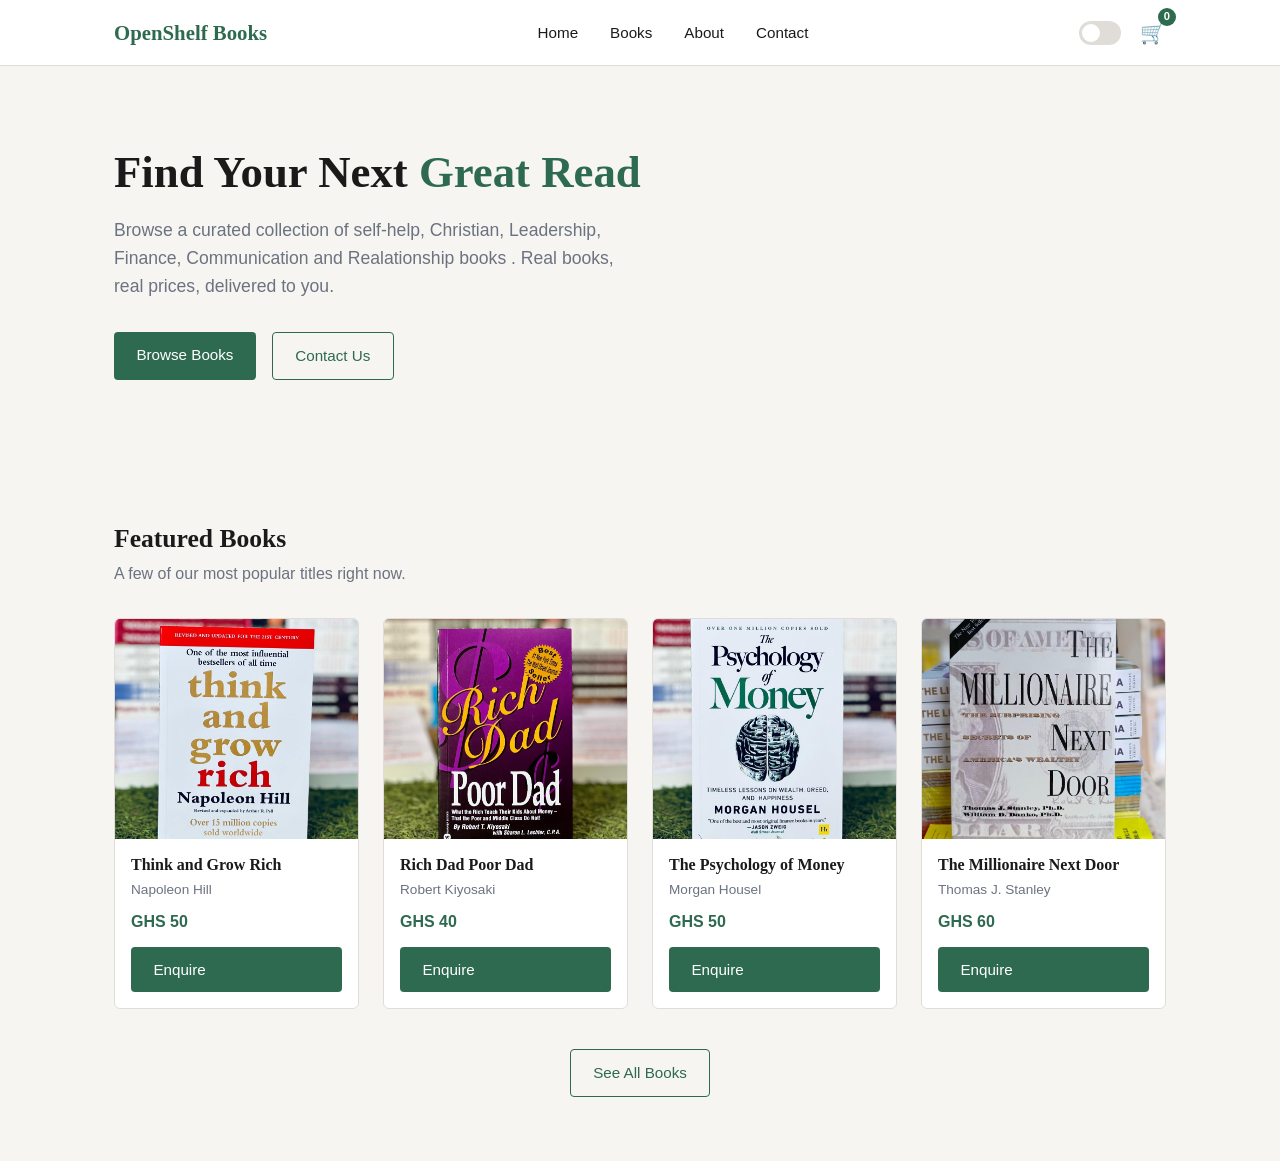
<file: bookstore/index.html>
<!DOCTYPE html>
<html lang="en">
<head>
    <meta charset="UTF-8">
    <meta name="viewport" content="width=device-width, initial-scale=1.0">
    <title>OpenShelf Books</title>
    <link rel="icon" type="image/x-icon" href="favicon.ico">
    <link rel="stylesheet" href="css/style.css">
</head>
<body>
    <nav>
        <div class="container">

         <!-- Logo / Site name -->
     <a href="index.html" class="nav-logo">
     <span class="logo-full">OpenShelf Books</span>
     <span class="logo-short">OSBooks</span>
     </a>


     <!-- Navigation links -->
    <ul class="nav-links">
      <li><a href="index.html">Home</a></li>
      <li><a href="books.html">Books</a></li>
      <li><a href="about.html">About</a></li>
      <li><a href="contact.html">Contact</a></li>
    </ul>



    <!-- Right side: dark mode toggle + cart -->
    <div class="nav-right">

     
      <!-- Dark mode toggle switch -->
      <div class="toggle-switch" id="darkmode-toggle">
        <div class="toggle-thumb"></div>
      </div>

      <!-- Cart icon with item count badge -->
      <a href="#cart" class="cart-icon">
        🛒
        <!-- This span will show how many items are in the cart -->
        <!-- cart.js will update this number automatically -->
        <span class="cart-count" id="cart-count">0</span>
      </a>



        </div>
    </nav>


<!-- CART SIDEBAR - hidden by default, slides in when cart icon is clicked -->
<div class="cart-overlay" id="cart-overlay"></div>

<div class="cart-sidebar" id="cart-sidebar">

  <div class="cart-header">
    <h3>Your Cart</h3>
<!-- Close button -->
    <button class="cart-close" id="cart-close">✕</button>
  </div>

  <!-- Cart items will be injected here by cart.js -->
  <div class="cart-items" id="cart-items"></div>

  <!-- Cart footer with total and checkout button -->
  <div class="cart-footer">
    <p class="cart-total">Total: <span id="cart-total">GHS 0</span></p>
    <button class="btn btn-primary" onclick="checkout()">
      Order via WhatsApp
    </button>
  </div>

</div>
    

    <!-- HERO SECTION - the first thing users see when they land on the page -->
<main>
  <section class="hero">
    <div class="container">

      <!-- Main headline -->
      <h1>Find Your Next <span class="accent-text">Great Read</span></h1>

      <!-- Subheading -->
      <p>Browse a curated collection of self-help, Christian, Leadership, Finance, Communication and Realationship books . Real books, real prices, delivered to you.</p>

      <!-- Call to action buttons -->
      <div class="hero-buttons">
        <a href="books.html" class="btn btn-primary">Browse Books</a>
        <a href="contact.html" class="btn btn-outline">Contact Us</a>
      </div>

    </div>
  </section>


  <!-- FEATURED BOOKS SECTION -->
<section class="featured">
  <div class="container">

    <!-- Section heading -->
    <h2>Featured Books</h2>
    <p>A few of our most popular titles right now.</p>

    <!-- Book cards will be injected here by JavaScript -->
    <!-- We give it an id so JS can find it and drop the cards in -->
    <div class="book-grid" id="featured-books">

    </div>

    <!-- Button to see all books -->
    <div class="see-all">
      <a href="books.html" class="btn btn-outline">See All Books</a>
    </div>

  </div>
</section>

</main>


<!-- books-data.js must load first because index.js uses the books array -->
<script src="js/books-data.js"></script>
<script src="js/index.js"></script>


<script src="js/darkmode.js"></script>
<script src="js/cart.js"></script>    
</body>
</html>
</file>
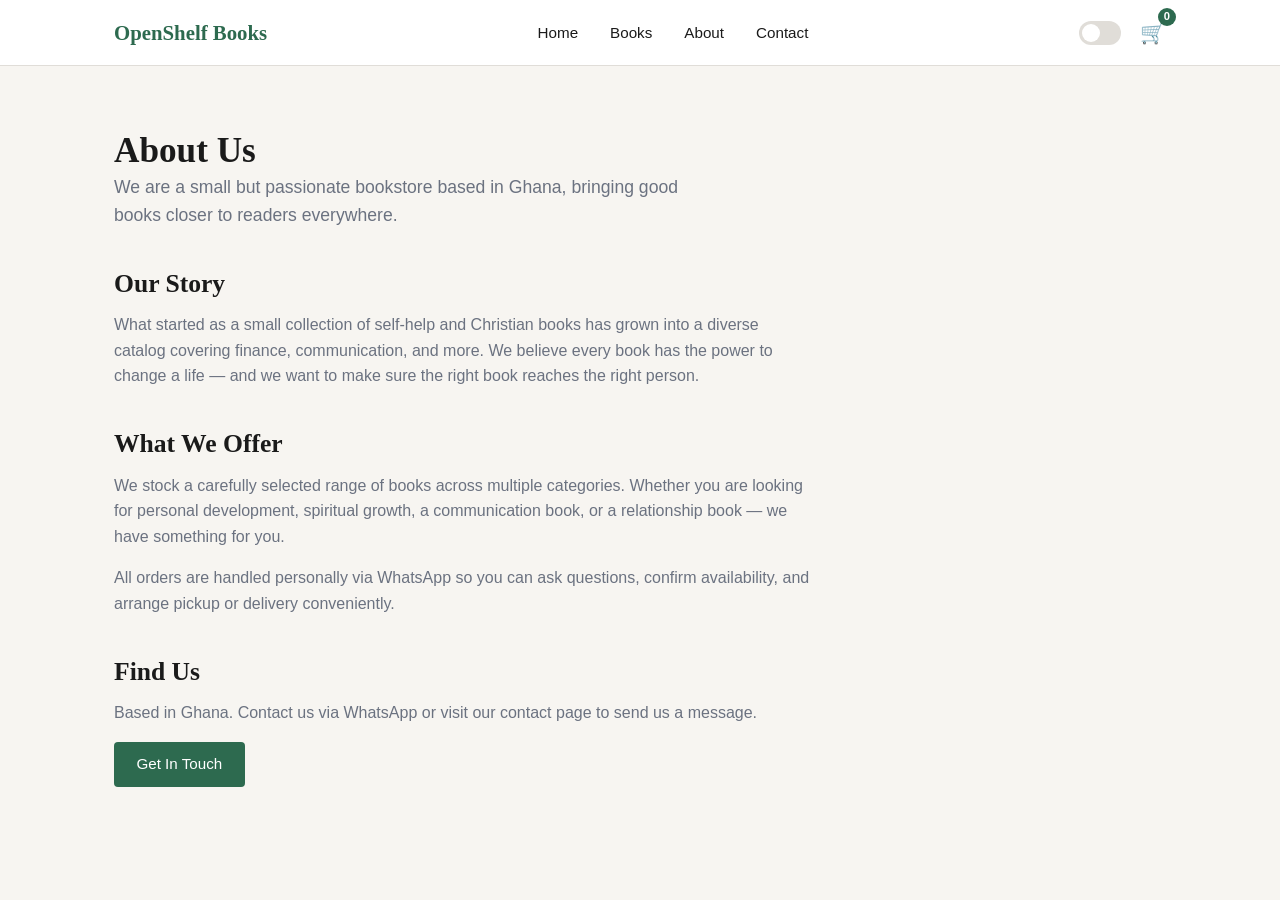
<file: bookstore/about.html>
<!DOCTYPE html>
<html lang="en">
<head>
    <meta charset="UTF-8">
    <meta name="viewport" content="width=device-width, initial-scale=1.0">
    <title>About | OpenShelf </title>
    <link rel="icon" type="image/x-icon" href="favicon.ico">
    <link rel="stylesheet" href="css/style.css">

</head>
<body>
     <nav>
        <div class="container">

    <!-- Logo / Site name -->
      <a href="index.html" class="nav-logo">
      <span class="logo-full">OpenShelf Books</span>
      <span class="logo-short">OSBooks</span>
      </a>

    <!-- Navigation links -->
    <ul class="nav-links">
      <li><a href="index.html">Home</a></li>
      <li><a href="books.html">Books</a></li>
      <li><a href="about.html">About</a></li>
      <li><a href="contact.html">Contact</a></li>
    </ul>



    <!-- Right side: dark mode toggle + cart -->
    <div class="nav-right">

       <!-- Dark mode toggle switch -->
        <div class="toggle-switch" id="darkmode-toggle">
          <div class="toggle-thumb"></div>
        </div>

      <!-- Cart icon with item count badge -->
      <a href="#cart" class="cart-icon">
        🛒
        <!-- This span will show how many items are in the cart -->
        <!-- cart.js will update this number automatically -->
        <span class="cart-count" id="cart-count">0</span>
      </a>
        </div>
    </nav>

        <!-- CART SIDEBAR - hidden by default, slides in when cart icon is clicked -->
<div class="cart-overlay" id="cart-overlay"></div>

<div class="cart-sidebar" id="cart-sidebar">

  <div class="cart-header">
    <h3>Your Cart</h3>
    <!-- Close button -->
    <button class="cart-close" id="cart-close">✕</button>
  </div>

  <!-- Cart items will be injected here by cart.js -->
  <div class="cart-items" id="cart-items"></div>

  <!-- Cart footer with total and checkout button -->
  <div class="cart-footer">
    <p class="cart-total">Total: <span id="cart-total">GHS 0</span></p>
    <button class="btn btn-primary" onclick="checkout()">
      Order via WhatsApp
    </button>
  </div>
</div>


<!-- ABOUT PAGE -->
<main>
  <section class="about-page">
    <div class="container">

      <!-- Page heading -->
      <h1>About Us</h1>
      <p class="about-intro">We are a small but passionate bookstore based in Ghana, bringing good books closer to readers everywhere.</p>

      <!-- Store story -->
      <div class="about-block">
        <h2>Our Story</h2>
        <p>What started as a small collection of self-help and Christian books has grown into a diverse catalog covering finance, communication, and more. We believe every book has the power to change a life — and we want to make sure the right book reaches the right person.</p>
      </div>

      <!-- What we offer -->
      <div class="about-block">
        <h2>What We Offer</h2>
        <p>We stock a carefully selected range of books across multiple categories. Whether you are looking for personal development, spiritual growth, a communication book, or a relationship book — we have something for you.</p>
        <p>All orders are handled personally via WhatsApp so you can ask questions, confirm availability, and arrange pickup or delivery conveniently.</p>
      </div>

      <!-- Location and contact info -->
      <div class="about-block">
        <h2>Find Us</h2>
        <p>Based in Ghana. Contact us via WhatsApp or visit our contact page to send us a message.</p>
        <a href="contact.html" class="btn btn-primary">Get In Touch</a>
      </div>

    </div>
  </section>
</main>


 
<script src="js/darkmode.js"></script>
<script src="js/cart.js"></script>
</body>
</html>
</file>
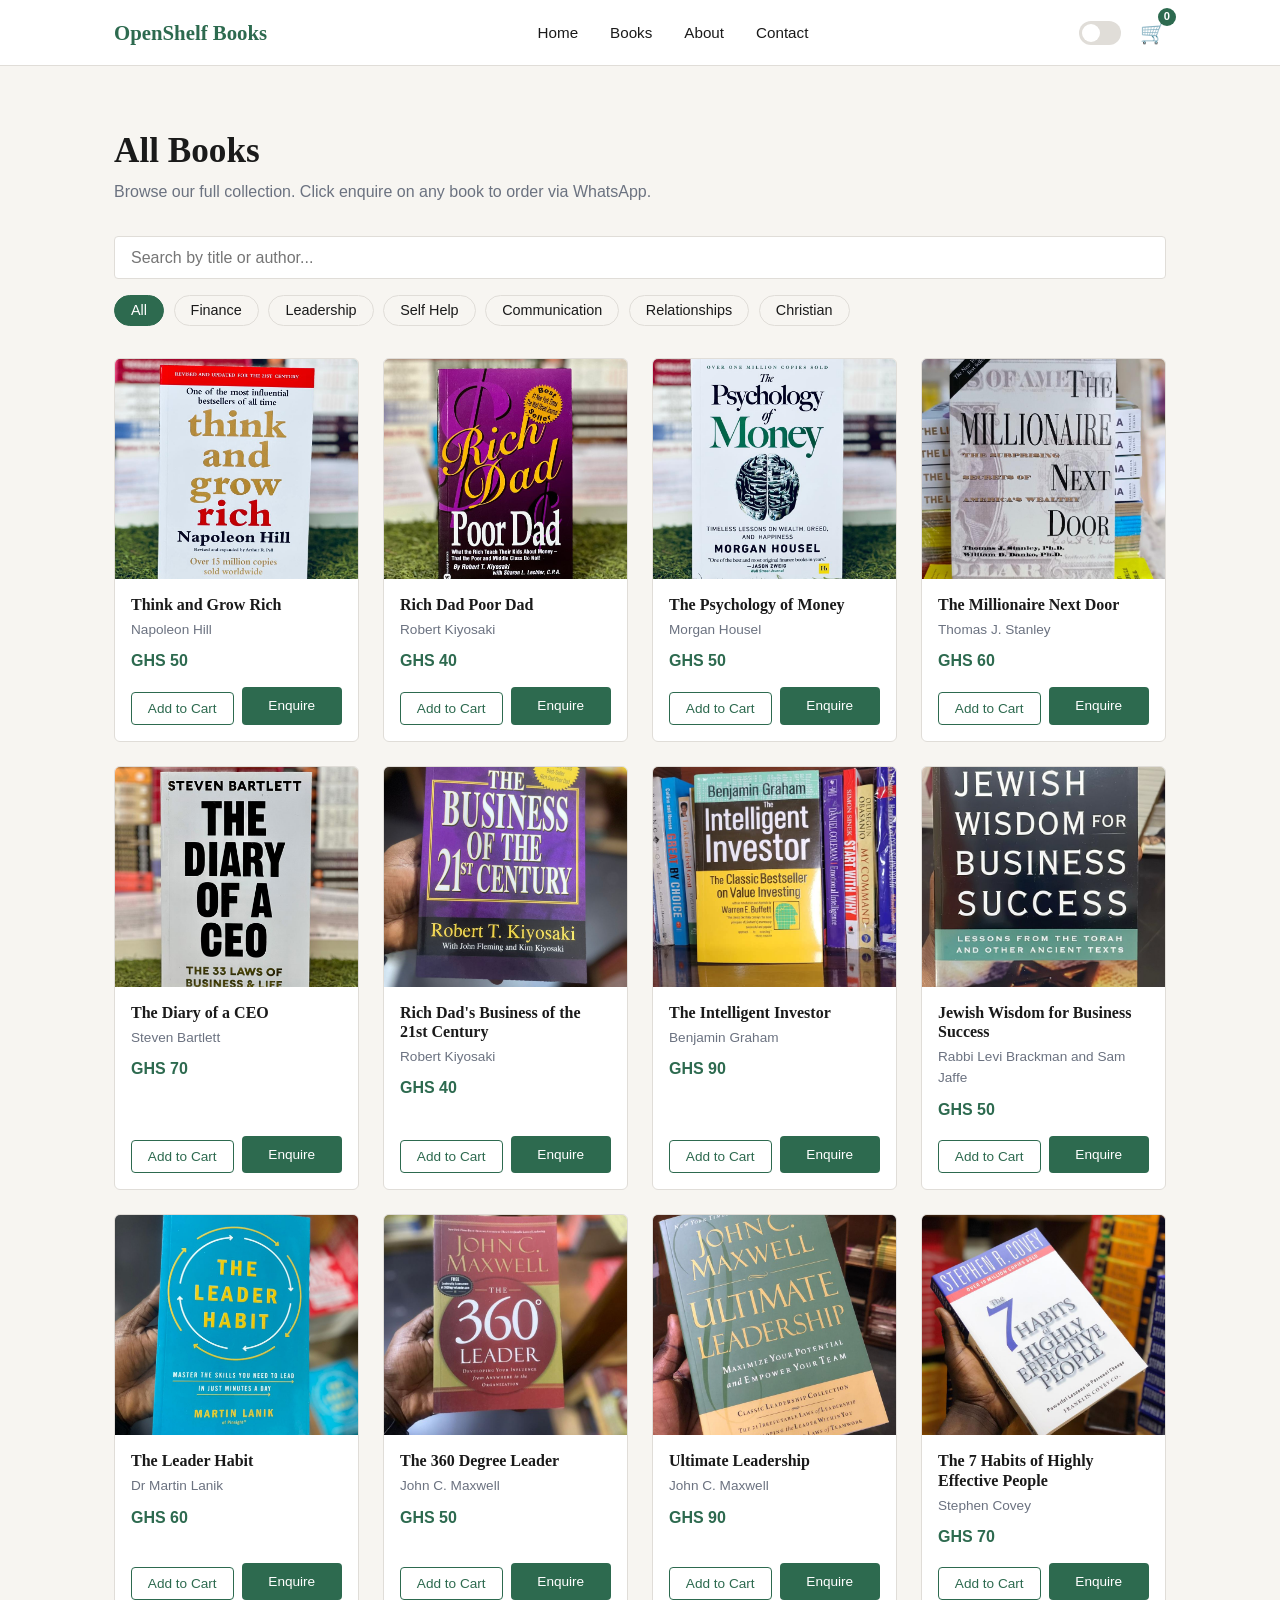
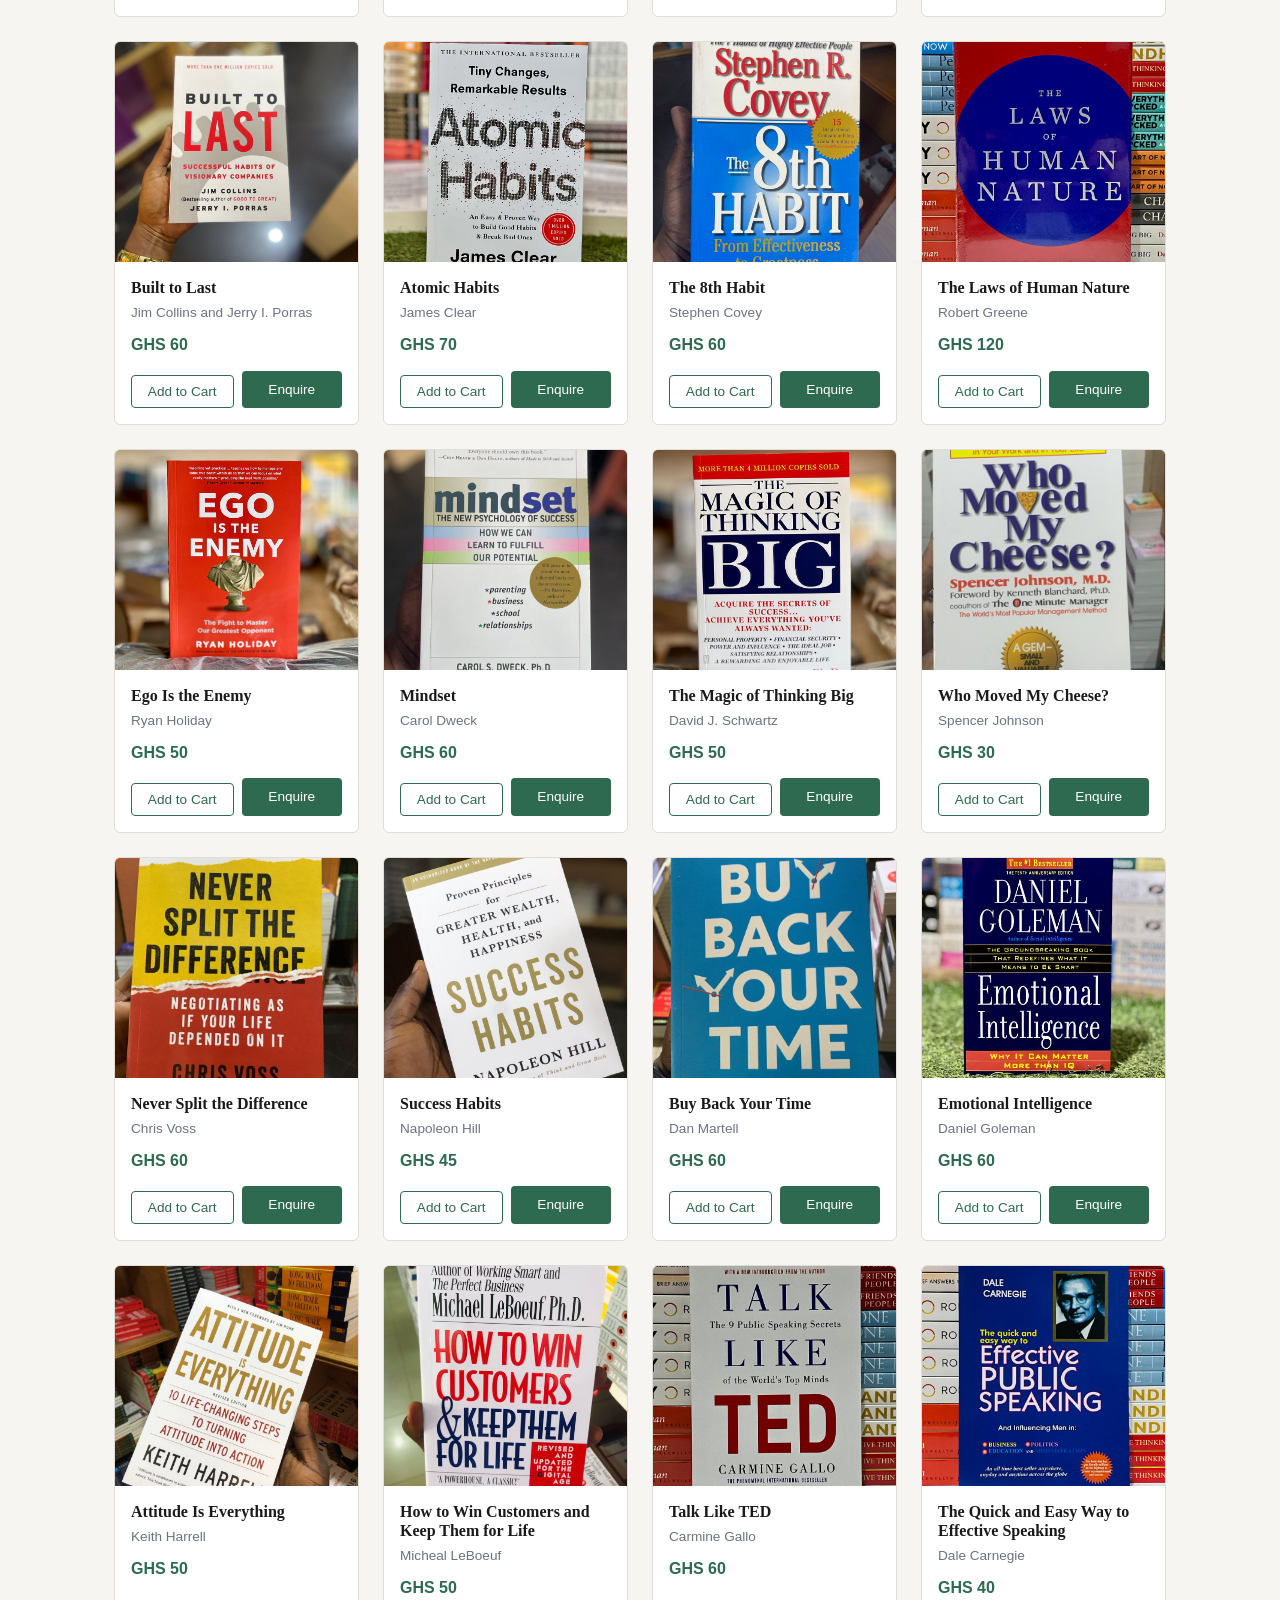
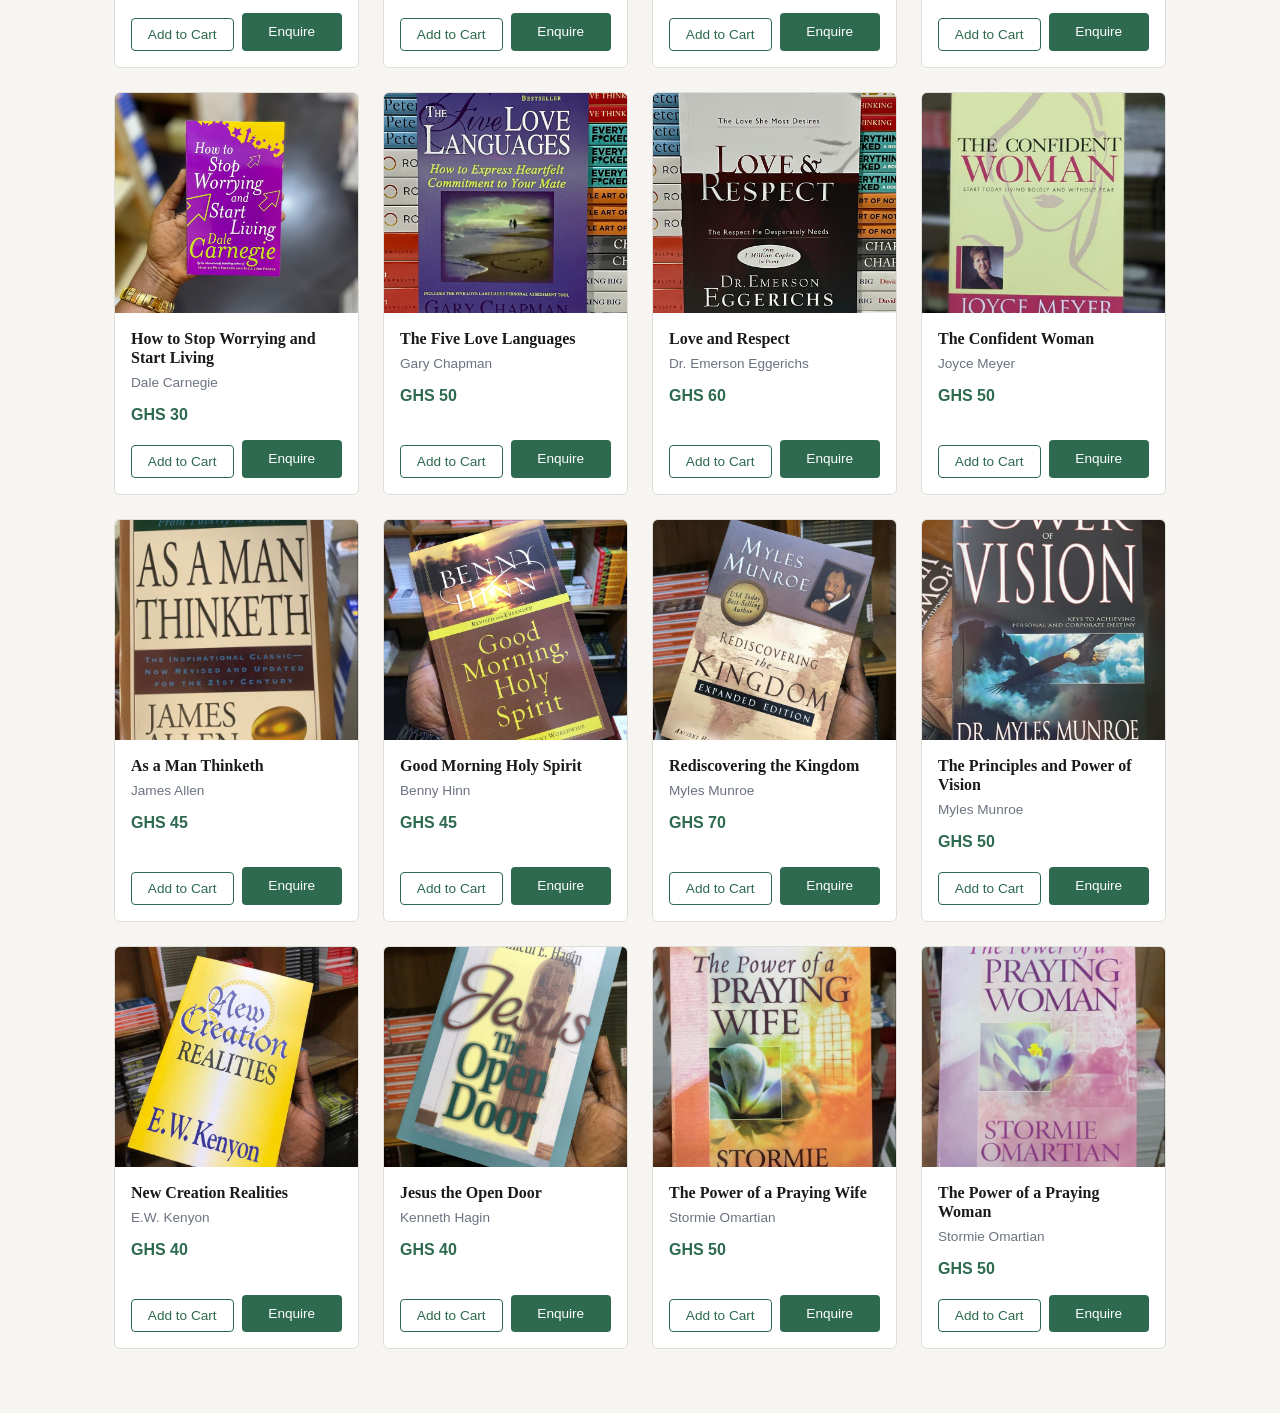
<file: bookstore/books.html>
<!DOCTYPE html>
<html lang="en">
<head>
    <meta charset="UTF-8">
    <meta name="viewport" content="width=device-width, initial-scale=1.0">
    <title>Books | OpenShelf Books</title>
    <link rel="icon" type="image/x-icon" href="favicon.ico">
    <link rel="stylesheet" href="css/style.css">
</head>
<body>
     <nav>
        <div class="container">

         <!-- Logo / Site name -->
    <a href="index.html" class="nav-logo">
    <span class="logo-full">OpenShelf Books</span>
    <span class="logo-short">OSBooks</span>
    </a>

     <!-- Navigation links -->
    <ul class="nav-links">
      <li><a href="index.html">Home</a></li>
      <li><a href="books.html">Books</a></li>
      <li><a href="about.html">About</a></li>
      <li><a href="contact.html">Contact</a></li>
    </ul>


    <!-- Right side: dark mode toggle + cart -->
    <div class="nav-right">

            <!-- Dark mode toggle switch -->
      <div class="toggle-switch" id="darkmode-toggle">
        <div class="toggle-thumb"></div>
      </div>


      <!-- Cart icon with item count badge -->
      <a href="#cart" class="cart-icon">
        🛒

        <!-- This span will show how many items are in the cart -->
        <!-- cart.js will update this number automatically -->
        <span class="cart-count" id="cart-count">0</span>
      </a>



        </div>
    </nav>

    <!-- CART SIDEBAR - hidden by default, slides in when cart icon is clicked -->
<div class="cart-overlay" id="cart-overlay"></div>

<div class="cart-sidebar" id="cart-sidebar">

  <div class="cart-header">
    <h3>Your Cart</h3>
    <!-- Close button -->
    <button class="cart-close" id="cart-close">✕</button>
  </div>

  <!-- Cart items will be injected here by cart.js -->
  <div class="cart-items" id="cart-items"></div>

  <!-- Cart footer with total and checkout button -->
  <div class="cart-footer">
    <p class="cart-total">Total: <span id="cart-total">GHS 0</span></p>
    <button class="btn btn-primary" onclick="checkout()">
      Order via WhatsApp
    </button>
  </div>

</div>


    

    <!-- BOOKS PAGE MAIN CONTENT -->
<main>
  <section class="books-page">
    <div class="container">

      <!-- Page heading -->
      <h1>All Books</h1>
      <p>Browse our full collection. Click enquire on any book to order via WhatsApp.</p>

      <!-- SEARCH AND FILTER BAR -->
      <div class="books-controls">

        <!-- Search input -->
        <input 
          type="text" 
          id="search-input" 
          placeholder="Search by title or author..."
          class="search-input"
        />

        <!-- Category filter buttons -->
        <div class="filter-buttons">
          <!-- data-category is how our JS knows which category to filter -->
          <button class="filter-btn active" data-category="all">All</button>
          <button class="filter-btn" data-category="finance">Finance</button>
          <button class="filter-btn" data-category="leadership">Leadership</button>
          <button class="filter-btn" data-category="self-help">Self Help</button>
          <button class="filter-btn" data-category="communication">Communication</button>
          <button class="filter-btn" data-category="relationships">Relationships</button>
          <button class="filter-btn" data-category="christian">Christian</button>
         

        </div>

      </div>

      <!-- Book cards will be injected here by books.js -->
      <div class="book-grid" id="books-container"></div>

    </div>
  </section>
</main>







<script src="js/books-data.js"></script>
<script src="js/books.js"></script>

<script src="js/darkmode.js"></script>
<script src="js/cart.js"></script> 
</body>
</html>
</file>
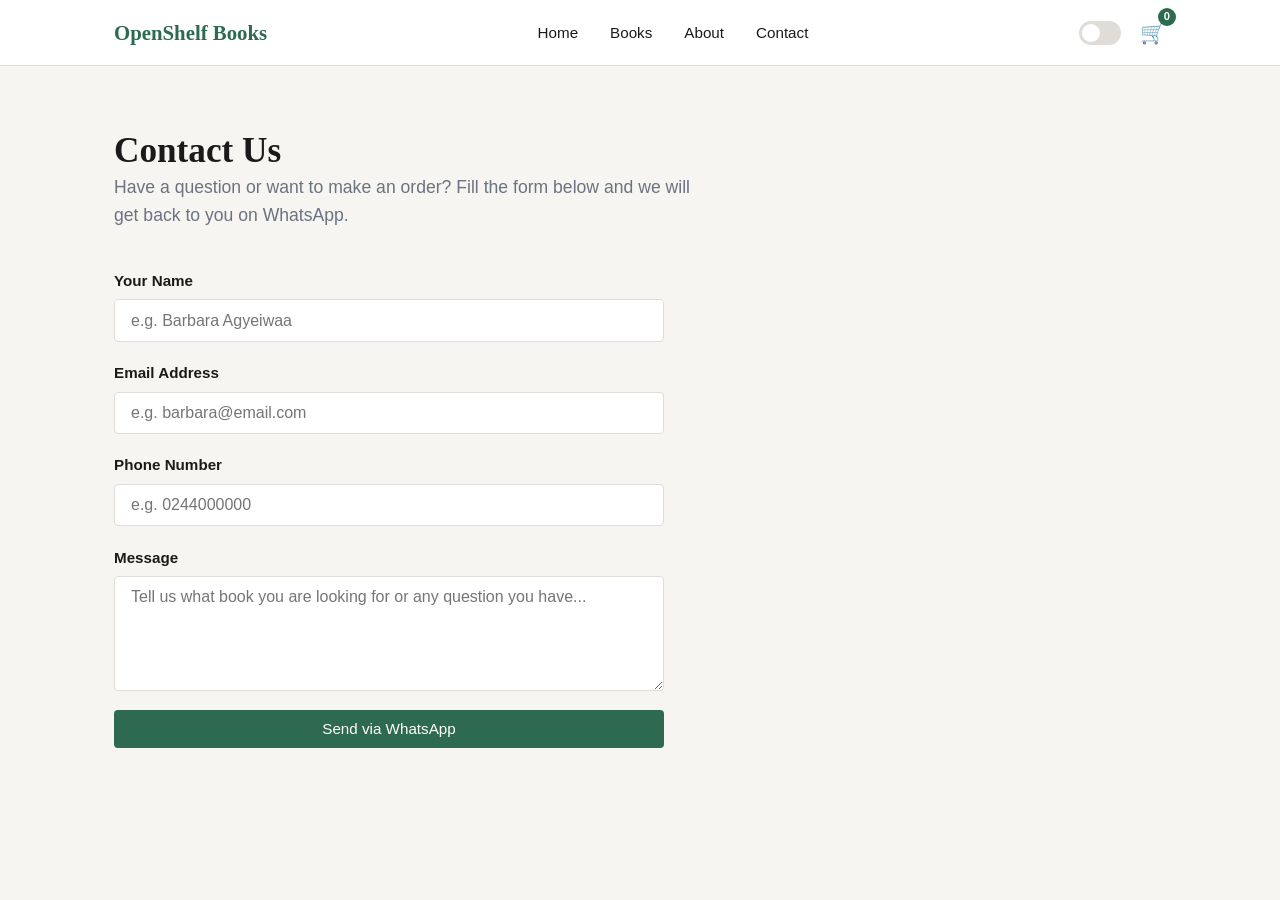
<file: bookstore/contact.html>
<!DOCTYPE html>
<html lang="en">
<head>
    <meta charset="UTF-8">
    <meta name="viewport" content="width=device-width, initial-scale=1.0">
    <title>Contact | OpenShelf </title>
    <link rel="icon" type="image/x-icon" href="favicon.ico">
    <link rel="stylesheet" href="css/style.css">

</head>
<body>
     <nav>
        <div class="container">

         <!-- Logo / Site name -->
    <a href="index.html" class="nav-logo">
    <span class="logo-full">OpenShelf Books</span>
    <span class="logo-short">OSBooks</span>
    </a>


     <!-- Navigation links -->
    <ul class="nav-links">
      <li><a href="index.html">Home</a></li>
      <li><a href="books.html">Books</a></li>
      <li><a href="about.html">About</a></li>
      <li><a href="contact.html">Contact</a></li>
    </ul>



    <!-- Right side: dark mode toggle + cart -->
    <div class="nav-right">

            <!-- Dark mode toggle switch -->
      <div class="toggle-switch" id="darkmode-toggle">
        <div class="toggle-thumb"></div>
      </div>



      <!-- Cart icon with item count badge -->
      <a href="#cart" class="cart-icon">
        🛒
        <!-- This span will show how many items are in the cart -->
        <!-- cart.js will update this number automatically -->
        <span class="cart-count" id="cart-count">0</span>
      </a>

        </div>
    </nav>

        <!-- CART SIDEBAR - hidden by default, slides in when cart icon is clicked -->
<div class="cart-overlay" id="cart-overlay"></div>

<div class="cart-sidebar" id="cart-sidebar">

  <div class="cart-header">
    <h3>Your Cart</h3>
    <!-- Close button -->
    <button class="cart-close" id="cart-close">✕</button>
  </div>

  <!-- Cart items will be injected here by cart.js -->
  <div class="cart-items" id="cart-items"></div>

  <!-- Cart footer with total and checkout button -->
  <div class="cart-footer">
    <p class="cart-total">Total: <span id="cart-total">GHS 0</span></p>
    <button class="btn btn-primary" onclick="checkout()">
      Order via WhatsApp
    </button>
  </div>

</div>


<!-- CONTACT PAGE -->
<main>
  <section class="contact-page">
    <div class="container">

      <h1>Contact Us</h1>
      <p class="contact-intro">Have a question or want to make an order? Fill the form below and we will get back to you on WhatsApp.</p>

      <!-- Contact form -->
      <!-- We use div not form tag to avoid default browser behaviour -->
      <div class="contact-form">

        <!-- Name field -->
        <div class="form-group">
          <label for="name">Your Name</label>
          <input type="text" id="name" placeholder="e.g. Barbara Agyeiwaa" />
        </div>

        <!-- Email field -->
        <div class="form-group">
          <label for="email">Email Address</label>
          <input type="email" id="email" placeholder="e.g. barbara@email.com" />
        </div>

        <!-- Phone field -->
        <div class="form-group">
          <label for="phone">Phone Number</label>
          <input type="tel" id="phone" placeholder="e.g. 0244000000" />
        </div>

        <!-- Message field -->
        <div class="form-group">
          <label for="message">Message</label>
          <textarea id="message" rows="5" placeholder="Tell us what book you are looking for or any question you have..."></textarea>
        </div>

        <!-- Submit button -->
        <button class="btn btn-primary" onclick="sendMessage()">
          Send via WhatsApp
        </button>

      </div>

    </div>
  </section>
</main>




<script src="js/contact.js"></script> 
<script src="js/darkmode.js"></script>
<script src="js/cart.js"></script>
</body>
</html>
</file>
<file: bookstore/css/style.css>
/* Base Style CSS */
* {
  margin: 0;
  padding: 0;
  box-sizing: border-box;
}

/*Root CSS variable created to re use in design (name variables and store colours in them)*/
:root {

--bg: #f7f5f1;        /* main page background, warm white not cold white */
--text: #1a1a1a;      /* main text colour, almost black but softer */
--muted: #6b7280;     /* secondary text, like author names and small info */
--accent: #2d6a4f;    /* your main green colour, used for buttons and links */
--accent-hover: #1b4332; /* darker green for when you hover over buttons */
--light-border: #e0ddd8; /* subtle border colour for cards and lines */
--card-bg: #ffffff;   /* background of each book card, pure white */
}

body {
  background-color: var(--bg);  /*using css variables stored */
  color: var(--text);
  font-family: 'Segoe UI', sans-serif;
  font-size: 16px;
  line-height: 1.6;
}

/* === HERO SECTION === */
.hero {
  /* generous padding so it feels spacious */
  padding: 5rem 0;
}

.hero h1 {
  font-size: 2.8rem;
  margin-bottom: 1rem;
  max-width: 600px;
}

.hero p {
  font-size: 1.1rem;
  max-width: 500px;
  margin-bottom: 2rem;
}

.hero-buttons {
  /* places both buttons side by side */
  display: flex;
  gap: 1rem;
}

/* makes the "Great Read" part green */
.accent-text {
  color: var(--accent);
}

/* Typography and Font for Headings   */
h1, h2, h3 {
  font-family: Georgia, serif;
  font-weight: 700;
  line-height: 1.2;
}

h1 { font-size: 2.2rem; }
h2 { font-size: 1.6rem; }
h3 { font-size: 1.2rem; }
 
/* Paragraphs */
p {
  color: var(--muted);
  margin-bottom: 1rem;
}
 
/* Links */
a {
  text-decoration: none;
  color: var(--accent);
}

a:hover {
  color: var(--accent-hover);
}



/* navigation bar  */
nav {
  background-color: var(--card-bg);
  border-bottom: 1px solid var(--light-border);
  padding: 1rem 2rem;
  position: sticky;
  top: 0;
  z-index: 100;
}

/* this targets the div.container INSIDE the nav specifically */
nav .container {
  display: flex;
  justify-content: space-between;
  align-items: center;
}

.nav-logo {
  font-family: Georgia, serif;
  font-size: 1.3rem;
  font-weight: 700;
  color: var(--accent);
}

.nav-links {
  list-style: none;
  display: flex;
  gap: 2rem;
}

.nav-links a {
  color: var(--text);
  font-size: 0.95rem;
}

.nav-links a:hover {
  color: var(--accent);
}


/* NAV RIGHT (dark mode + cart icons)  */
.nav-right {
  /* sits the icons side by side with some space between */
  display: flex;
  align-items: center;
  gap: 1.2rem;
}

/*  DARK MODE BUTTON */
.btn-icon {
  /* removes all default button styling */
  background: none;
  border: none;
  font-size: 1.2rem;
  cursor: pointer;
  /* makes it sit nicely with other nav items */
  display: flex;
  align-items: center;
}

/* CART ICON WRAPPER */
.cart-icon {
  /* position relative so the badge can be placed on top of the icon */
  position: relative;
  font-size: 1.3rem;
  color: var(--text);
  display: flex;
  align-items: center;
}

/* CART COUNT BADGE */
.cart-count {
  /* pulls the badge and places it top right of the cart icon */
  position: absolute;
  top: -8px;
  right: -10px;

  /* makes it a small green circle */
  background-color: var(--accent);
  color: white;
  font-size: 0.7rem;
  font-weight: 700;
  width: 18px;
  height: 18px;
  border-radius: 50%; /* 50% makes any square a circle */
  
  /* centers the number inside the circle */
  display: flex;
  align-items: center;
  justify-content: center;
}

/* === FEATURED SECTION === */
.featured h2 {
  margin-bottom: 0.4rem;
}

.featured > .container > p {
  margin-bottom: 2rem;
}

/* centers the see all button */
.see-all {
  margin-top: 2.5rem;
  text-align: center;
}

/* Buttons */
.btn {
  display: inline-block;
  padding: 0.65rem 1.4rem;
  border-radius: 4px;
  font-size: 0.95rem;
  cursor: pointer;
  border: none;
  transition: background 0.2s ease;
}

.btn-primary {
  background-color: var(--accent);
  color: #fff;
}

.btn-primary:hover {
  background-color: var(--accent-hover);
  color: #fff;
}

.btn-outline {
  background-color: transparent;
  border: 1px solid var(--accent);
  color: var(--accent);
}

.btn-outline:hover {
  background-color: var(--accent);
  color: #fff;
}



/* Layout */
.container {
  max-width: 1100px;
  margin: 0 auto;
  padding: 0 1.5rem;
}

section {
  padding: 4rem 0;
}

/* === BOOKS PAGE === */
.books-page h1 {
  margin-bottom: 0.4rem;
}

.books-page > .container > p {
  margin-bottom: 2rem;
}

/* === SEARCH AND FILTER CONTROLS === */
.books-controls {
  display: flex;
  flex-direction: column;
  gap: 1rem;
  margin-bottom: 2rem;
}

/* === SEARCH INPUT === */
.search-input {
  width: 100%;
  padding: 0.7rem 1rem;
  border: 1px solid var(--light-border);
  border-radius: 4px;
  font-size: 1rem;
  background-color: var(--card-bg);
  color: var(--text);
  /* removes the default blue outline on focus */
  outline: none;
}

.search-input:focus {
  /* replaces default outline with our accent colour */
  border-color: var(--accent);
}

/* === FILTER BUTTONS === */
.filter-buttons {
  display: flex;
  gap: 0.6rem;
  flex-wrap: wrap; /* wraps to next line on small screens */
}

.filter-btn {
  padding: 0.4rem 1rem;
  border: 1px solid var(--light-border);
  border-radius: 20px; /* pill shape */
  background: none;
  color: var(--text);
  cursor: pointer;
  font-size: 0.9rem;
  transition: all 0.2s ease;
}

.filter-btn:hover {
  border-color: var(--accent);
  color: var(--accent);
}

/* active class is added by JS when a filter button is clicked */
.filter-btn.active {
  background-color: var(--accent);
  color: white;
  border-color: var(--accent);
}

/* CARD ACTIONS (buttons at bottom of each card) */
.card-actions {
  display: flex;
  gap: 0.5rem;
  flex-wrap: wrap;
}

.card-actions .btn {
  flex: 1;
  text-align: center;
  font-size: 0.85rem;
  padding: 0.5rem 0.6rem;
}

/* === CART OVERLAY (dark background behind sidebar) === */
.cart-overlay {
  /* covers the whole screen */
  position: fixed;
  top: 0;
  left: 0;
  width: 100%;
  height: 100%;
  background-color: rgba(0, 0, 0, 0.4);
  z-index: 200;

  /* hidden by default */
  opacity: 0;
  pointer-events: none;
  transition: opacity 0.3s ease;
}

/* === CART SIDEBAR === */
.cart-sidebar {
  position: fixed;
  top: 0;
  right: 0;
  width: 350px;
  height: 100%;
  background-color: var(--card-bg);
  z-index: 300;
  padding: 1.5rem;
  display: flex;
  flex-direction: column;
  gap: 1rem;

  /* starts off screen to the right */
  transform: translateX(100%);
  transition: transform 0.3s ease;
}

/* === OPEN STATE === */
/* when cart-sidebar has class "open" it slides in */
.cart-sidebar.open {
  transform: translateX(0);
}

/* when overlay has class "open" it becomes visible */
.cart-overlay.open {
  opacity: 1;
  pointer-events: all;
}

/* CART HEADER */
.cart-header {
  display: flex;
  justify-content: space-between;
  align-items: center;
  border-bottom: 1px solid var(--light-border);
  padding-bottom: 1rem;
}

.cart-close {
  background: none;
  border: none;
  font-size: 1.2rem;
  cursor: pointer;
  color: var(--text);
}




/* CART ITEMS LIST  */
.cart-items {
  flex: 1;
  overflow-y: auto; /* scrollable if many items */
  display: flex;
  flex-direction: column;
  gap: 1rem;
}

/* each item row in the cart */
.cart-item {
  display: flex;
  justify-content: space-between;
  align-items: center;
  padding-bottom: 1rem;
  border-bottom: 1px solid var(--light-border);
}

.cart-item-info h4 {
  font-size: 0.95rem;
  margin-bottom: 0.2rem;
}

.cart-item-info p {
  font-size: 0.85rem;
  color: var(--muted);
  margin: 0;
}

/* remove button per item */
.cart-item-remove {
  background: none;
  border: none;
  color: var(--muted);
  cursor: pointer;
  font-size: 1rem;
}

.cart-item-remove:hover {
  color: red;
}

/* CART FOOTER  */
.cart-footer {
  border-top: 1px solid var(--light-border);
  padding-top: 1rem;
  display: flex;
  flex-direction: column;
  gap: 0.8rem;
}

.cart-total {
  font-size: 1rem;
  font-weight: 700;
  color: var(--text);
  margin: 0;
}

.cart-footer .btn {
  width: 100%;
  text-align: center;
}




/* Book Cards */
.book-grid {
  display: grid;
  grid-template-columns: repeat(auto-fill, minmax(200px, 1fr));
  gap: 1.5rem;
}

.book-card {
  background-color: var(--card-bg);
  border: 1px solid var(--light-border);
  border-radius: 6px;
  overflow: hidden;
  transition: transform 0.2s ease;
}

.book-card:hover {
  transform: translateY(-4px);
}

.book-card img {
  width: 100%;
  height: 220px;
  object-fit: cover;
}

.book-card-body {
  padding: 1rem;
}

.book-card-body h3 {
  font-size: 1rem;
  margin-bottom: 0.3rem;
  color: var(--text);
}

.book-card-body .author {
  font-size: 0.85rem;
  color: var(--muted);
  margin-bottom: 0.5rem;
}

.book-card-body .price {
  font-size: 1rem;
  font-weight: 700;
  color: var(--accent);
  margin-bottom: 0.8rem;
}




/* Footer Section*/
footer {
  border-top: 1px solid var(--light-border);
  padding: 2rem;
  text-align: center;
  font-size: 0.85rem;
  color: var(--muted);
}




/* Dark Mode Effect   */
body.dark {
  --bg: #111827;
  --text: #f9fafb;
  --muted: #9ca3af;
  --card-bg: #1f2937;
  --light-border: #374151;
}


/* ABOUT PAGE  */
.about-intro {
  font-size: 1.1rem;
  margin-bottom: 2.5rem;
  max-width: 600px;
}

.about-block {
  margin-bottom: 2.5rem;
  max-width: 700px;
}

.about-block h2 {
  margin-bottom: 0.8rem;
}



/* === CONTACT PAGE === */
.contact-intro {
  font-size: 1.1rem;
  margin-bottom: 2.5rem;
  max-width: 600px;
}

.contact-form {
  max-width: 550px;
  display: flex;
  flex-direction: column;
  gap: 1.2rem;
}

/* each label and input pair */
.form-group {
  display: flex;
  flex-direction: column;
  gap: 0.4rem;
}

.form-group label {
  font-size: 0.95rem;
  font-weight: 600;
  color: var(--text);
}

.form-group input,
.form-group textarea {
  padding: 0.7rem 1rem;
  border: 1px solid var(--light-border);
  border-radius: 4px;
  font-size: 1rem;
  background-color: var(--card-bg);
  color: var(--text);
  outline: none;
  font-family: 'Segoe UI', sans-serif;
}

.form-group input:focus,
.form-group textarea:focus {
  border-color: var(--accent);
}

/* === DARK MODE TOGGLE SWITCH === */
.toggle-switch {
  width: 42px;
  height: 24px;
  background-color: var(--light-border);
  border-radius: 50px;
  cursor: pointer;
  position: relative;
  transition: background-color 0.3s ease;
  flex-shrink: 0;
}

/* the sliding circle inside the switch */
.toggle-thumb {
  width: 18px;
  height: 18px;
  background-color: white;
  border-radius: 50%;
  position: absolute;
  top: 3px;
  left: 3px;
  transition: transform 0.3s ease;
}

/* when dark mode is on, switch turns green and thumb slides right */
body.dark .toggle-switch {
  background-color: var(--accent);
}

body.dark .toggle-thumb {
  transform: translateX(18px);
}



/* makes all cards the same height and pushes button to the bottom */
.book-card {
  display: flex;
  flex-direction: column;
}

.book-card-body {
  display: flex;
  flex-direction: column;
  flex: 1; /* takes up remaining space */
}

/* pushes the button to the bottom of every card */
.book-card-body .btn,
.book-card-body .card-actions {
  margin-top: auto;
}

/* Responsivenes on other Devices */
/* BASE - applies on all screens */
.logo-short { display: none; }

/* MOBILE - only applies under 768px */
@media (max-width: 768px) {
  .logo-full { display: none; }
  .logo-short { display: inline; }

  nav {
    padding: 0.8rem 1rem;
    overflow: hidden;
  }

  nav .container {
    gap: 0.3rem;
  }

  .nav-logo {
    font-size: 0.9rem;
    white-space: nowrap;
  }

  .nav-links {
    gap: 0.5rem;
  }

  .nav-links a {
    font-size: 0.75rem;
  }

  .btn-icon {
    font-size: 1rem;
  }

  .container {
    padding: 0 1rem;
  }

  h1 { font-size: 1.5rem; }
  h2 { font-size: 1.3rem; }

  .hero {
    padding: 3rem 0;
  }

  .hero-buttons {
    flex-direction: column;
    width: 100%;
  }

  .hero-buttons .btn {
    text-align: center;
  }

  .book-grid {
    grid-template-columns: repeat(2, 1fr);
  }

  .cart-sidebar {
    width: 100%;
  }
}
</file>
